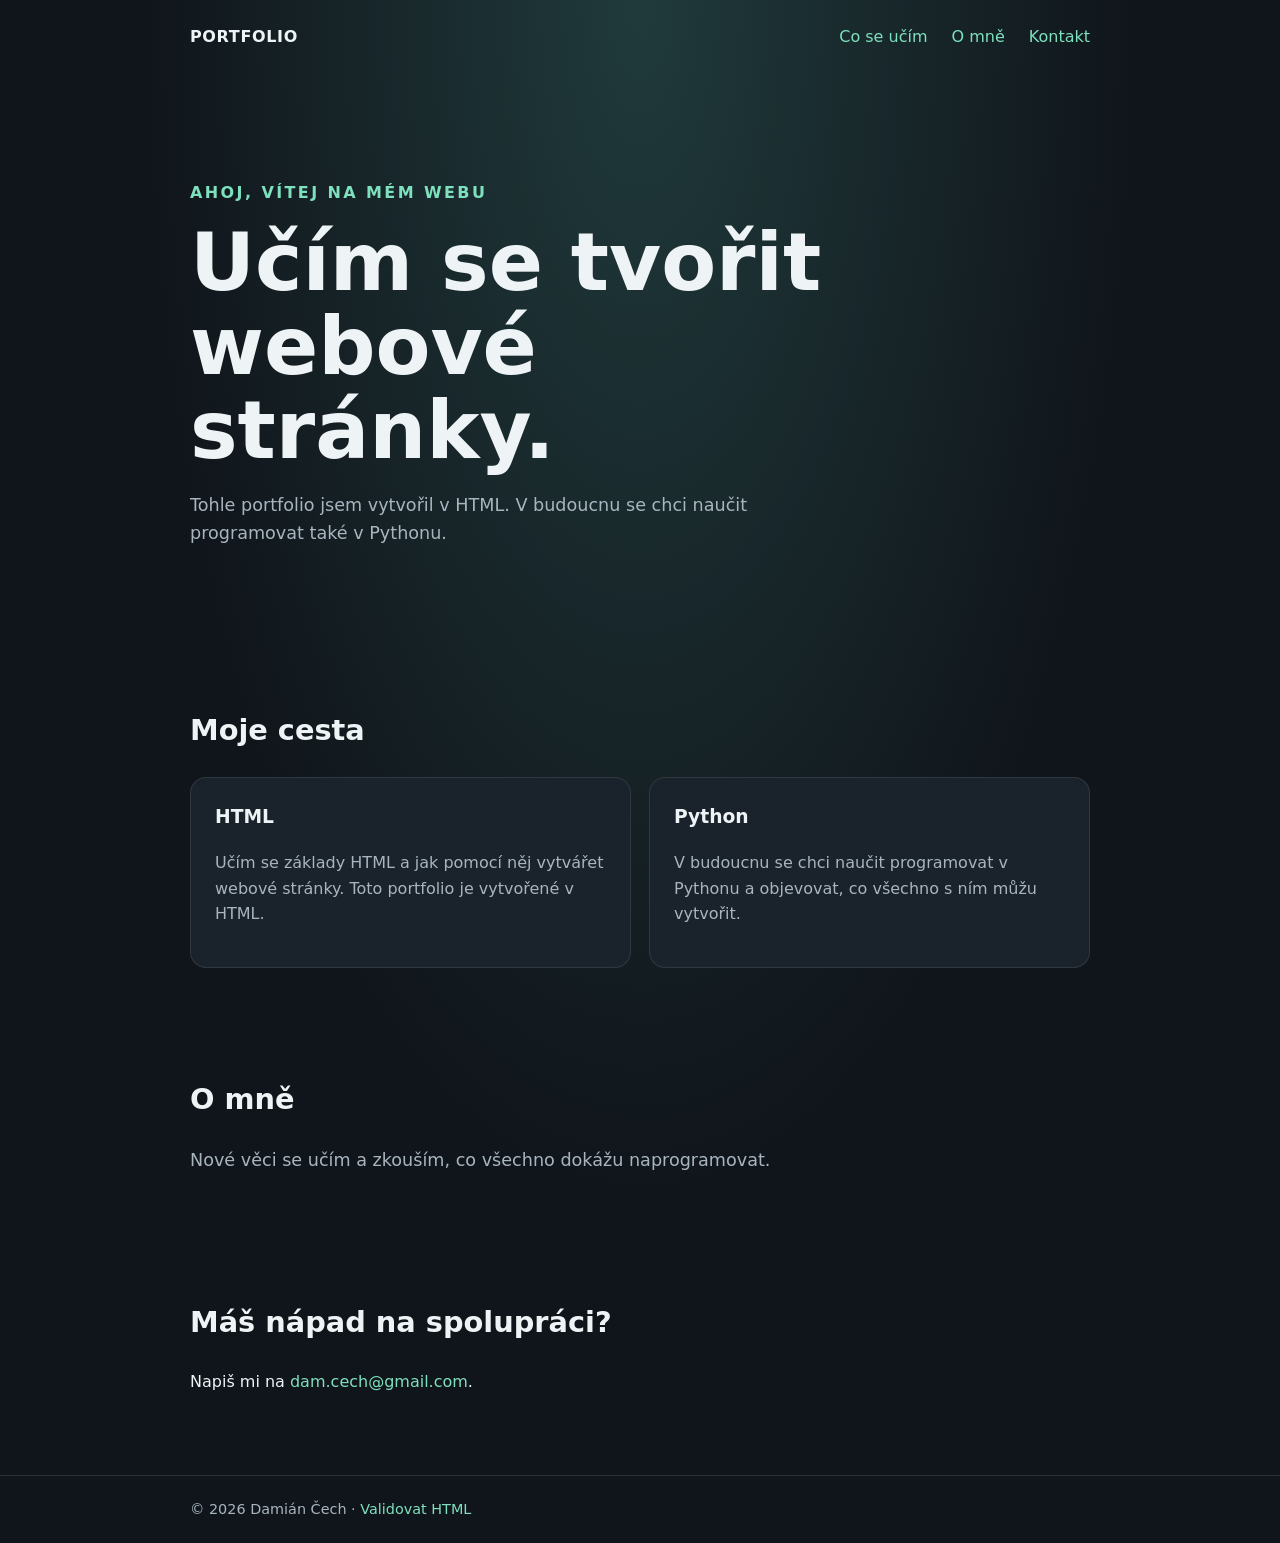
<file: index.html>
<!DOCTYPE html>
<html lang="cs">
<head>
    <meta charset="UTF-8">
    <meta name="viewport" content="width=device-width, initial-scale=1.0">
    <meta name="description" content="Moje portfolio vytvořené v HTML a přehled toho, co se učím.">
    <title>Moje portfolio</title>
    <link rel="stylesheet" href="style.css">
</head>
<body>
    <header class="wrap">
        <nav aria-label="Hlavní navigace">
            <a class="brand" href="#">PORTFOLIO</a>
            <ul><li><a href="#ucim-se">Co se učím</a></li><li><a href="#omne">O mně</a></li><li><a href="#kontakt">Kontakt</a></li></ul>
        </nav>
    </header>
    <main class="wrap">
        <section class="hero">
            <p class="eyebrow">Ahoj, vítej na mém webu</p>
            <h1>Učím se tvořit webové stránky.</h1>
            <p class="intro">Tohle portfolio jsem vytvořil v HTML. V budoucnu se chci naučit programovat také v Pythonu.</p>
        </section>
        <section id="ucim-se">
            <h2>Moje cesta</h2>
            <div class="learning-grid">
                <article class="card"><h3>HTML</h3><p>Učím se základy HTML a jak pomocí něj vytvářet webové stránky. Toto portfolio je vytvořené v HTML.</p></article>
                <article class="card"><h3>Python</h3><p>V budoucnu se chci naučit programovat v Pythonu a objevovat, co všechno s ním můžu vytvořit.</p></article>
            </div>
        </section>
        <section class="about" id="omne">
            <h2>O mně</h2>
            <p>Nové věci se učím a zkouším, co všechno dokážu naprogramovat.</p>
        </section>
        <section class="contact" id="kontakt">
            <h2>Máš nápad na spolupráci?</h2>
            <p>Napiš mi na <a href="mailto:dam.cech@gmail.com">dam.cech@gmail.com</a>.</p>
        </section>
    </main>
    <footer><div class="wrap">© 2026 Damián Čech · <a href="https://validator.w3.org/nu/?doc=https%3A%2F%2Fdami1ancech.github.io%2F" target="_blank" rel="noopener noreferrer">Validovat HTML</a></div></footer>
</body>
</html>
</file>
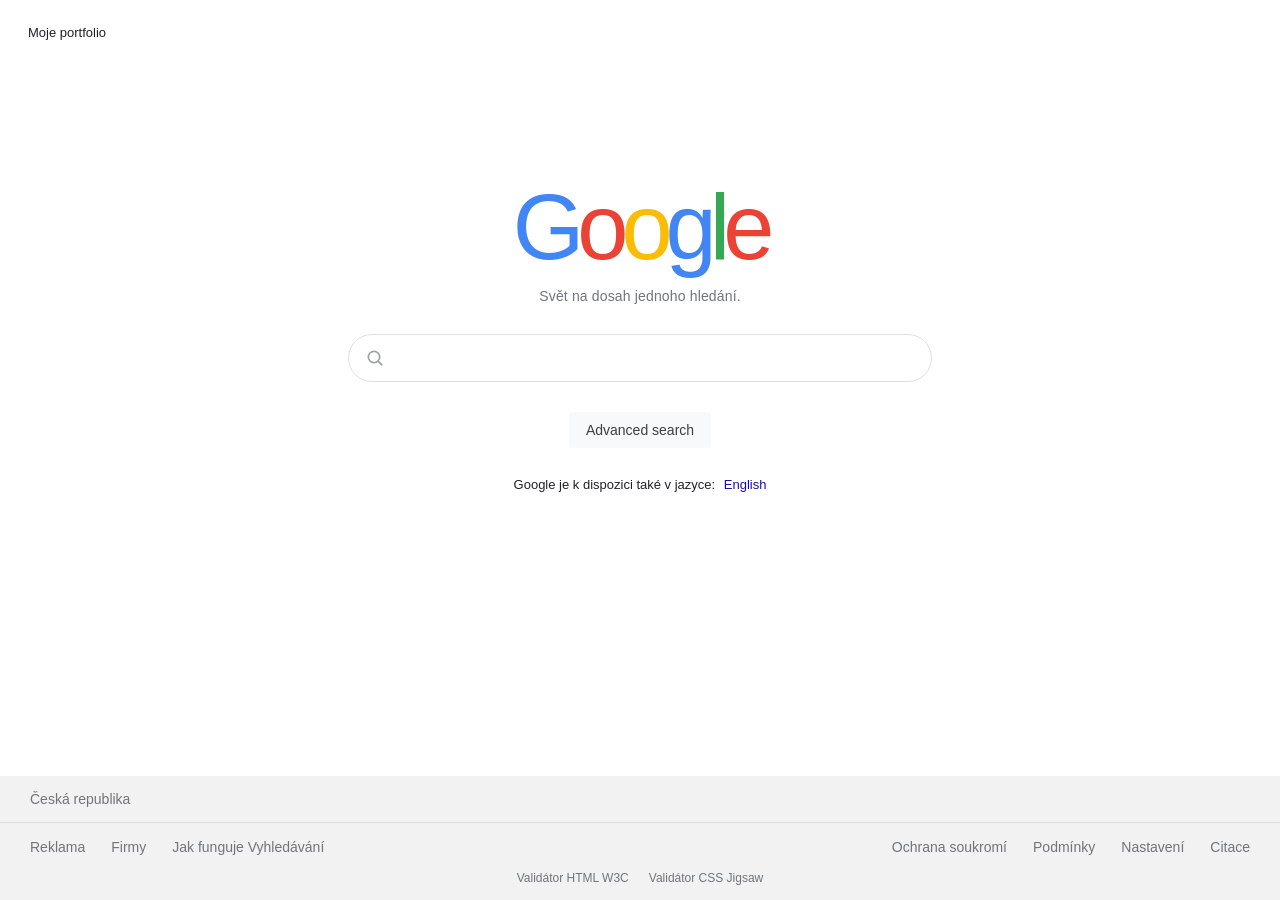
<file: googlesearch/index.html>
<!DOCTYPE html>
<html lang="cs">
<head>
    <meta charset="UTF-8">
    <meta name="viewport" content="width=device-width, initial-scale=1.0">
    <meta name="theme-color" content="#ffffff">
    <title>Vyhledávání Google</title>
    <link rel="stylesheet" href="style.css">
</head>
<body>
    <header class="topbar">
        <a href="https://dam1ancech.github.io/" class="portfolio-link">Moje portfolio</a>
    </header>

    <main class="search-home">
        <div class="wordmark" aria-label="Google" role="img">
            <span class="blue">G</span><span class="red">o</span><span class="yellow">o</span><span class="blue">g</span><span class="green">l</span><span class="red">e</span>
        </div>
        <p class="tagline">Svět na dosah jednoho hledání.</p>

        <form class="search-form" action="https://www.google.com/search" method="get" role="search">
            <label class="visually-hidden" for="search">Hledat</label>
            <svg class="search-icon" viewBox="0 0 24 24" aria-hidden="true">
                <circle cx="10.8" cy="10.8" r="6.8"/>
                <path d="m16 16 4.2 4.2"/>
            </svg>
            <input id="search" type="search" name="q" autocomplete="off">
            <div class="form-actions">
                <a href="https://www.google.com/advanced_search?hl=cs">Advanced search</a>
            </div>
        </form>

        <p class="language-offer">Google je k dispozici také v jazyce: <a href="https://www.google.com/?hl=en">English</a></p>
    </main>

    <footer class="footer">
        <div class="footer-country">Česká republika</div>
        <div class="footer-links">
            <nav aria-label="Informace o Googlu">
                <a href="https://www.google.com/intl/cs/ads/">Reklama</a>
                <a href="https://www.google.com/services/">Firmy</a>
                <a href="https://www.google.com/search/howsearchworks/">Jak funguje Vyhledávání</a>
            </nav>
            <nav aria-label="Právní informace">
                <a href="https://policies.google.com/privacy?hl=cs">Ochrana soukromí</a>
                <a href="https://policies.google.com/terms?hl=cs">Podmínky</a>
                <a href="https://www.google.com/preferences?hl=cs">Nastavení</a>
                <a href="citaci.html">Citace</a>
            </nav>
        </div>
        <nav class="validator-links" aria-label="Validátory">
            <a href="https://validator.w3.org/nu/?doc=https%3A%2F%2Fdam1ancech.github.io%2Fgooglesearch%2F">Validátor HTML W3C</a>
            <a href="https://jigsaw.w3.org/css-validator/validator?uri=https%3A%2F%2Fdam1ancech.github.io%2Fgooglesearch%2Fstyle.css&amp;profile=css3svg&amp;usermedium=all&amp;warning=1&amp;lang=cs">Validátor CSS Jigsaw</a>
        </nav>
    </footer>
</body>
</html>
</file>
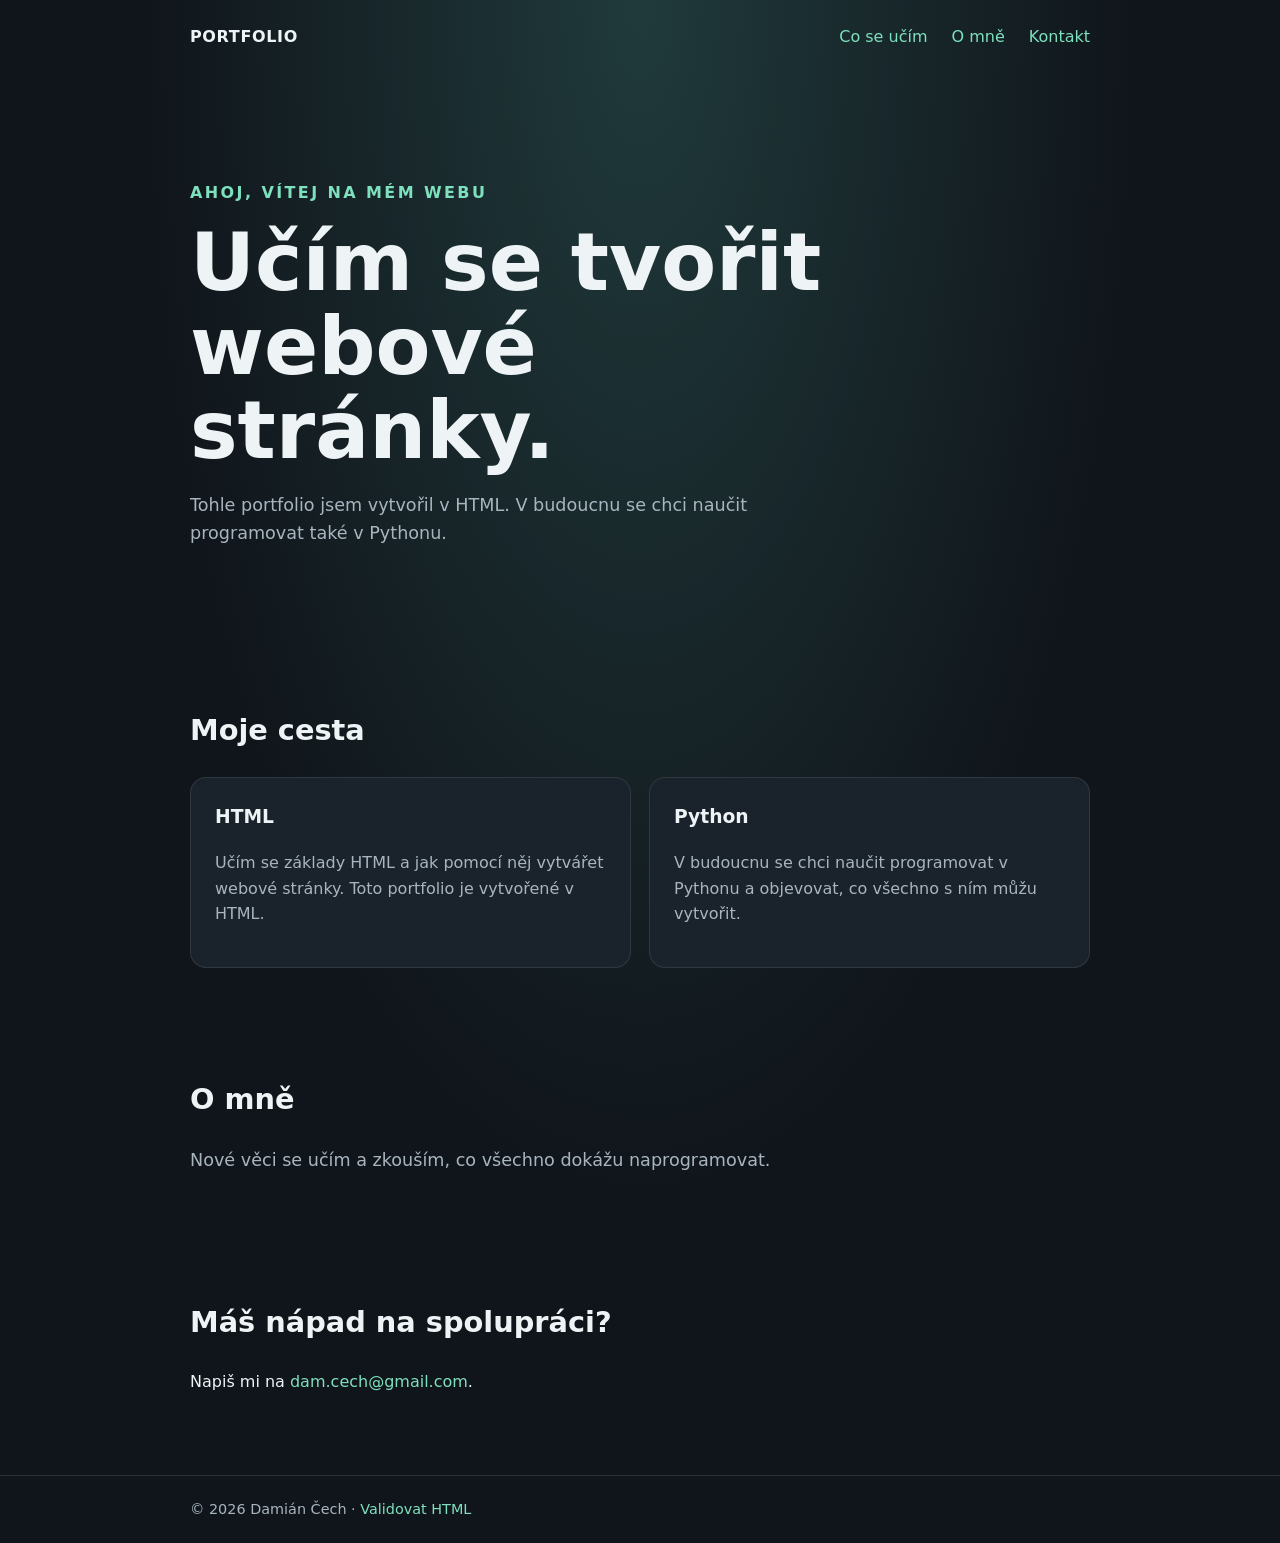
<file: portfolio.html>
<!DOCTYPE html>
<html lang="cs">
<head>
    <meta charset="UTF-8">
    <meta name="viewport" content="width=device-width, initial-scale=1.0">
    <meta name="description" content="Moje portfolio vytvořené v HTML a přehled toho, co se učím.">
    <title>Moje portfolio</title>
    <style>
        :root { color-scheme: dark; --bg: #10151b; --panel: #1a222b; --text: #eef3f6; --muted: #a8b5bf; --accent: #7ee0bd; }
        * { box-sizing: border-box; }
        body { margin: 0; background: radial-gradient(ellipse at top, #203a3b 0, var(--bg) 55%); color: var(--text); font: 16px/1.6 system-ui, sans-serif; }
        a { color: var(--accent); text-decoration: none; }
        a:hover, a:focus-visible { text-decoration: underline; }
        .wrap { width: min(900px, 90%); margin: auto; }
        header { padding: 24px 0; }
        nav { display: flex; justify-content: space-between; align-items: center; }
        .brand { color: var(--text); font-weight: 700; letter-spacing: .04em; }
        nav ul { display: flex; gap: 24px; margin: 0; padding: 0; list-style: none; }
        .hero { padding: 90px 0 76px; }
        .eyebrow { color: var(--accent); font-weight: 700; text-transform: uppercase; letter-spacing: .15em; }
        h1 { max-width: 700px; margin: 12px 0; font-size: clamp(2.5rem, 8vw, 5rem); line-height: 1.05; }
        .intro, .about p { max-width: 600px; color: var(--muted); font-size: 1.1rem; }
        section { padding: 42px 0; }
        h2 { font-size: 1.8rem; }
        .learning-grid { display: grid; grid-template-columns: repeat(auto-fit, minmax(220px, 1fr)); gap: 18px; }
        .card { padding: 24px; border: 1px solid #ffffff18; border-radius: 16px; background: var(--panel); transition: transform .2s, border-color .2s; }
        .card:hover { transform: translateY(-4px); border-color: var(--accent); }
        .card h3 { margin-top: 0; }
        .card p { color: var(--muted); }
        .contact { padding-bottom: 64px; }
        footer { padding: 22px 0; border-top: 1px solid #ffffff20; color: var(--muted); font-size: .9rem; }
        @media (max-width: 520px) { nav { align-items: flex-start; gap: 12px; } nav ul { gap: 12px; font-size: .9rem; } .hero { padding: 64px 0 48px; } }
    </style>
</head>
<body>
    <header class="wrap">
        <nav aria-label="Hlavní navigace">
            <a class="brand" href="#">PORTFOLIO</a>
            <ul><li><a href="#ucim-se">Co se učím</a></li><li><a href="#omne">O mně</a></li><li><a href="#kontakt">Kontakt</a></li></ul>
        </nav>
    </header>
    <main class="wrap">
        <section class="hero">
            <p class="eyebrow">Ahoj, vítej na mém webu</p>
            <h1>Učím se tvořit webové stránky.</h1>
            <p class="intro">Tohle portfolio jsem vytvořil v HTML. V budoucnu se chci naučit programovat také v Pythonu.</p>
        </section>
        <section id="ucim-se">
            <h2>Moje cesta</h2>
            <div class="learning-grid">
                <article class="card"><h3>HTML</h3><p>Učím se základy HTML a jak pomocí něj vytvářet webové stránky. Toto portfolio je vytvořené v HTML.</p></article>
                <article class="card"><h3>Python</h3><p>V budoucnu se chci naučit programovat v Pythonu a objevovat, co všechno s ním můžu vytvořit.</p></article>
            </div>
        </section>
        <section class="about" id="omne">
            <h2>O mně</h2>
            <p>Nové věci se učím a zkouším, co všechno dokážu naprogramovat.</p>
        </section>
        <section class="contact" id="kontakt">
            <h2>Máš nápad na spolupráci?</h2>
            <p>Napiš mi na <a href="mailto:dam.cech@gmail.com">dam.cech@gmail.com</a>.</p>
        </section>
    </main>
    <footer><div class="wrap">© 2026 Damián Čech · <a href="https://validator.w3.org/nu/?doc=https%3A%2F%2Fdami1ancech.github.io%2Fportfolio.html" target="_blank" rel="noopener noreferrer">Validovat HTML</a></div></footer>
</body>
</html>
</file>
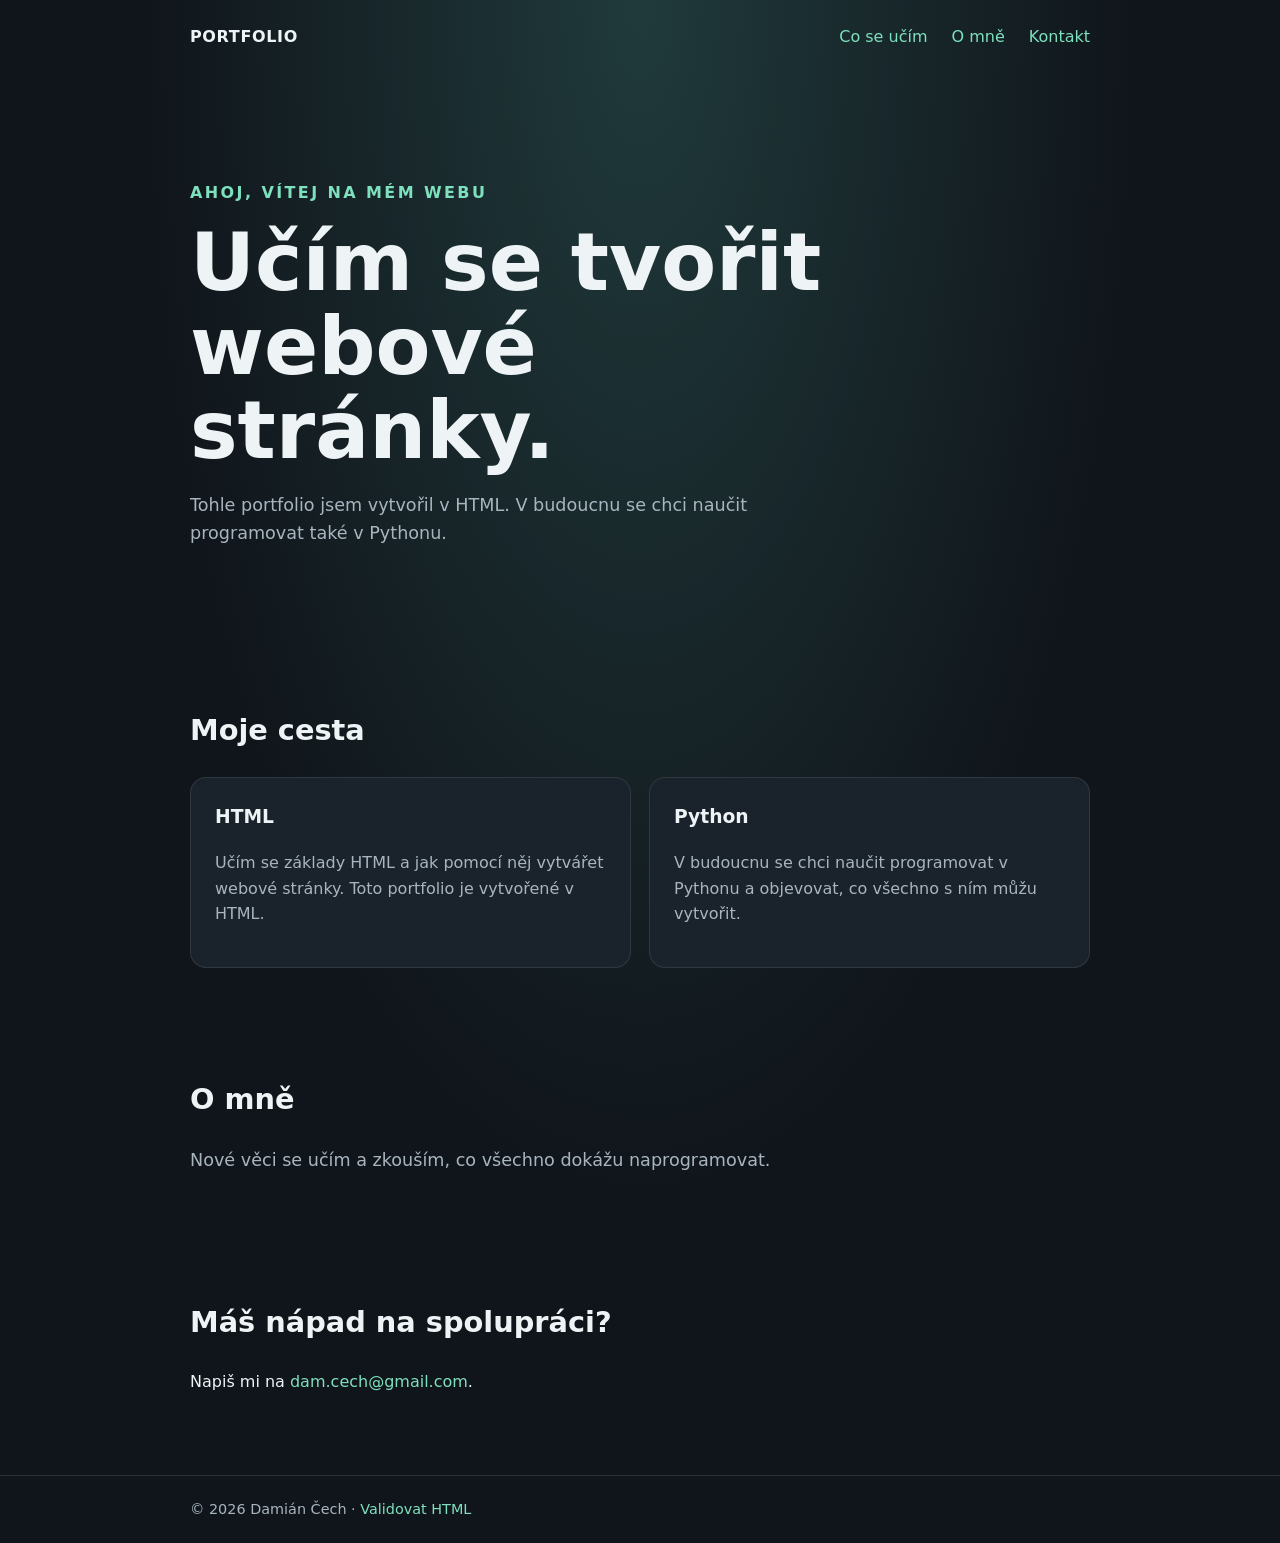
<file: portfolio1.html>
<!DOCTYPE html>
<html lang="cs">
<head>
    <meta charset="UTF-8">
    <meta name="viewport" content="width=device-width, initial-scale=1.0">
    <meta name="description" content="Moje portfolio vytvořené v HTML a přehled toho, co se učím.">
    <title>Moje portfolio</title>
    <style>
        :root { color-scheme: dark; --bg: #10151b; --panel: #1a222b; --text: #eef3f6; --muted: #a8b5bf; --accent: #7ee0bd; }
        * { box-sizing: border-box; }
        body { margin: 0; background: radial-gradient(ellipse at top, #203a3b 0, var(--bg) 55%); color: var(--text); font: 16px/1.6 system-ui, sans-serif; }
        a { color: var(--accent); text-decoration: none; }
        a:hover, a:focus-visible { text-decoration: underline; }
        .wrap { width: min(900px, 90%); margin: auto; }
        header { padding: 24px 0; }
        nav { display: flex; justify-content: space-between; align-items: center; }
        .brand { color: var(--text); font-weight: 700; letter-spacing: .04em; }
        nav ul { display: flex; gap: 24px; margin: 0; padding: 0; list-style: none; }
        .hero { padding: 90px 0 76px; }
        .eyebrow { color: var(--accent); font-weight: 700; text-transform: uppercase; letter-spacing: .15em; }
        h1 { max-width: 700px; margin: 12px 0; font-size: clamp(2.5rem, 8vw, 5rem); line-height: 1.05; }
        .intro, .about p { max-width: 600px; color: var(--muted); font-size: 1.1rem; }
        section { padding: 42px 0; }
        h2 { font-size: 1.8rem; }
        .learning-grid { display: grid; grid-template-columns: repeat(auto-fit, minmax(220px, 1fr)); gap: 18px; }
        .card { padding: 24px; border: 1px solid #ffffff18; border-radius: 16px; background: var(--panel); transition: transform .2s, border-color .2s; }
        .card:hover { transform: translateY(-4px); border-color: var(--accent); }
        .card h3 { margin-top: 0; }
        .card p { color: var(--muted); }
        .contact { padding-bottom: 64px; }
        footer { padding: 22px 0; border-top: 1px solid #ffffff20; color: var(--muted); font-size: .9rem; }
        @media (max-width: 520px) { nav { align-items: flex-start; gap: 12px; } nav ul { gap: 12px; font-size: .9rem; } .hero { padding: 64px 0 48px; } }
    </style>
</head>
<body>
    <header class="wrap">
        <nav aria-label="Hlavní navigace">
            <a class="brand" href="#">PORTFOLIO</a>
            <ul><li><a href="#ucim-se">Co se učím</a></li><li><a href="#omne">O mně</a></li><li><a href="#kontakt">Kontakt</a></li></ul>
        </nav>
    </header>
    <main class="wrap">
        <section class="hero">
            <p class="eyebrow">Ahoj, vítej na mém webu</p>
            <h1>Učím se tvořit webové stránky.</h1>
            <p class="intro">Tohle portfolio jsem vytvořil v HTML. V budoucnu se chci naučit programovat také v Pythonu.</p>
        </section>
        <section id="ucim-se">
            <h2>Moje cesta</h2>
            <div class="learning-grid">
                <article class="card"><h3>HTML</h3><p>Učím se základy HTML a jak pomocí něj vytvářet webové stránky. Toto portfolio je vytvořené v HTML.</p></article>
                <article class="card"><h3>Python</h3><p>V budoucnu se chci naučit programovat v Pythonu a objevovat, co všechno s ním můžu vytvořit.</p></article>
            </div>
        </section>
        <section class="about" id="omne">
            <h2>O mně</h2>
            <p>Nové věci se učím a zkouším, co všechno dokážu naprogramovat.</p>
        </section>
        <section class="contact" id="kontakt">
            <h2>Máš nápad na spolupráci?</h2>
            <p>Napiš mi na <a href="mailto:dam.cech@gmail.com">dam.cech@gmail.com</a>.</p>
        </section>
    </main>
    <footer><div class="wrap">© 2026 Damián Čech · <a href="https://validator.w3.org/nu/?doc=https%3A%2F%2Fdami1ancech.github.io%2F" target="_blank" rel="noopener noreferrer">Validovat HTML</a></div></footer>
</body>
</html>
</file>
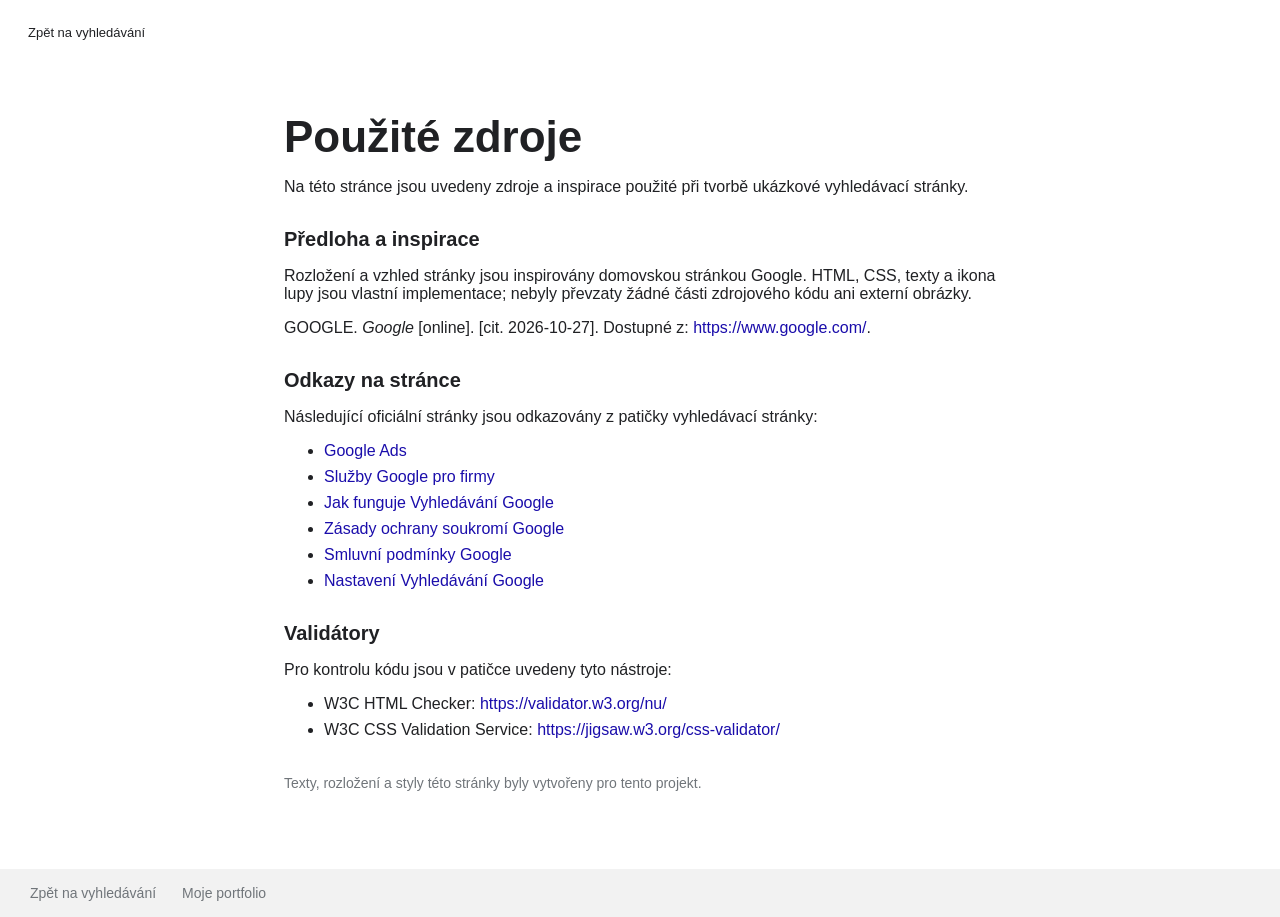
<file: googlesearch/citaci.html>
<!DOCTYPE html>
<html lang="cs">
<head>
    <meta charset="UTF-8">
    <meta name="viewport" content="width=device-width, initial-scale=1.0">
    <meta name="description" content="Zdroje a informace o tvorbě této ukázkové vyhledávací stránky.">
    <meta name="theme-color" content="#ffffff">
    <title>Použité zdroje</title>
    <link rel="stylesheet" href="style.css">
</head>
<body>
    <header class="topbar">
        <a href="index.html" class="portfolio-link">Zpět na vyhledávání</a>
    </header>

    <main class="citations-page">
        <h1>Použité zdroje</h1>
        <p>Na této stránce jsou uvedeny zdroje a inspirace použité při tvorbě ukázkové vyhledávací stránky.</p>

        <section>
            <h2>Předloha a inspirace</h2>
            <p>Rozložení a vzhled stránky jsou inspirovány domovskou stránkou Google. HTML, CSS, texty a ikona lupy jsou vlastní implementace; nebyly převzaty žádné části zdrojového kódu ani externí obrázky.</p>
            <p>GOOGLE. <cite>Google</cite> [online]. [cit. 2026-10-27]. Dostupné z:
                <a href="https://www.google.com/">https://www.google.com/</a>.
            </p>
        </section>

        <section>
            <h2>Odkazy na stránce</h2>
            <p>Následující oficiální stránky jsou odkazovány z patičky vyhledávací stránky:</p>
            <ul>
                <li><a href="https://www.google.com/intl/cs/ads/">Google Ads</a></li>
                <li><a href="https://www.google.com/services/">Služby Google pro firmy</a></li>
                <li><a href="https://www.google.com/search/howsearchworks/">Jak funguje Vyhledávání Google</a></li>
                <li><a href="https://policies.google.com/privacy?hl=cs">Zásady ochrany soukromí Google</a></li>
                <li><a href="https://policies.google.com/terms?hl=cs">Smluvní podmínky Google</a></li>
                <li><a href="https://www.google.com/preferences?hl=cs">Nastavení Vyhledávání Google</a></li>
            </ul>
        </section>

        <section>
            <h2>Validátory</h2>
            <p>Pro kontrolu kódu jsou v patičce uvedeny tyto nástroje:</p>
            <ul>
                <li>W3C HTML Checker: <a href="https://validator.w3.org/nu/">https://validator.w3.org/nu/</a></li>
                <li>W3C CSS Validation Service: <a href="https://jigsaw.w3.org/css-validator/">https://jigsaw.w3.org/css-validator/</a></li>
            </ul>
        </section>

        <p class="citation-note">Texty, rozložení a styly této stránky byly vytvořeny pro tento projekt.</p>
    </main>

    <footer class="footer">
        <div class="footer-links">
            <nav aria-label="Navigace">
                <a href="index.html">Zpět na vyhledávání</a>
                <a href="https://dam1ancech.github.io/">Moje portfolio</a>
            </nav>
        </div>
    </footer>
</body>
</html>
</file>
<file: style.css>
:root {
  color-scheme: dark;
  --bg: #10151b;
  --panel: #1a222b;
  --text: #eef3f6;
  --muted: #a8b5bf;
  --accent: #7ee0bd;
}

* {
  box-sizing: border-box;
}

body {
  margin: 0;
  background: radial-gradient(ellipse at top, #203a3b 0, var(--bg) 55%);
  color: var(--text);
  font: 16px/1.6 system-ui, sans-serif;
}

a {
  color: var(--accent);
  text-decoration: none;
}

a:hover,
a:focus-visible {
  text-decoration: underline;
}

.wrap {
  width: min(900px, 90%);
  margin: auto;
}

header {
  padding: 24px 0;
}

nav {
  display: flex;
  justify-content: space-between;
  align-items: center;
}

.brand {
  color: var(--text);
  font-weight: 700;
  letter-spacing: 0.04em;
}

nav ul {
  display: flex;
  gap: 24px;
  margin: 0;
  padding: 0;
  list-style: none;
}

.hero {
  padding: 90px 0 76px;
}

.eyebrow {
  color: var(--accent);
  font-weight: 700;
  text-transform: uppercase;
  letter-spacing: 0.15em;
}

h1 {
  max-width: 700px;
  margin: 12px 0;
  font-size: clamp(2.5rem, 8vw, 5rem);
  line-height: 1.05;
}

.intro,
.about p {
  max-width: 600px;
  color: var(--muted);
  font-size: 1.1rem;
}

section {
  padding: 42px 0;
}

h2 {
  font-size: 1.8rem;
}

.learning-grid {
  display: grid;
  grid-template-columns: repeat(auto-fit, minmax(220px, 1fr));
  gap: 18px;
}

.card {
  padding: 24px;
  border: 1px solid #ffffff18;
  border-radius: 16px;
  background: var(--panel);
  transition: transform 0.2s, border-color 0.2s;
}

.card:hover {
  transform: translateY(-4px);
  border-color: var(--accent);
}

.card h3 {
  margin-top: 0;
}

.card p {
  color: var(--muted);
}

.contact {
  padding-bottom: 64px;
}

footer {
  padding: 22px 0;
  border-top: 1px solid #ffffff20;
  color: var(--muted);
  font-size: 0.9rem;
}

@media (max-width: 520px) {
  nav {
    align-items: flex-start;
    gap: 12px;
  }

  nav ul {
    gap: 12px;
    font-size: 0.9rem;
  }

  .hero {
    padding: 64px 0 48px;
  }
}
</file>
<file: googlesearch/style.css>
:root {
    color-scheme: light;
    font-family: Arial, Helvetica, sans-serif;
    color: #202124;
    background: #fff;
    font-synthesis: none;
    text-rendering: optimizeLegibility;
    -webkit-font-smoothing: antialiased;
    -moz-osx-font-smoothing: grayscale;
}

* {
    box-sizing: border-box;
}

body {
    min-width: 320px;
    min-height: 100vh;
    min-height: 100svh;
    margin: 0;
    display: flex;
    flex-direction: column;
}

a {
    color: inherit;
    text-decoration: none;
}

a:hover {
    text-decoration: underline;
}

.topbar {
    display: flex;
    align-items: center;
    justify-content: flex-end;
    gap: 22px;
    min-height: 64px;
    padding: 0 28px;
    font-size: 13px;
}

.topbar-link {
    color: #202124;
}

.portfolio-link {
    margin-right: auto;
    color: #202124;
}

.apps-button {
    display: grid;
    width: 40px;
    height: 40px;
    place-items: center;
    border-radius: 50%;
    color: #5f6368;
}

.apps-button:hover {
    background: #f0f2f5;
    text-decoration: none;
}

.apps-button svg {
    width: 19px;
    fill: currentColor;
}

.sign-in {
    padding: 10px 20px;
    border-radius: 5px;
    background: #1a73e8;
    color: #fff;
    font-weight: 600;
    letter-spacing: 0.1px;
}

.sign-in:hover {
    background: #1b66c9;
    box-shadow: 0 1px 2px #0003;
    text-decoration: none;
}

.search-home {
    display: flex;
    flex: 1;
    flex-direction: column;
    align-items: center;
    padding: clamp(58px, 13vh, 128px) 24px 60px;
}

.citations-page {
    flex: 1;
    width: min(760px, 100%);
    margin: 0 auto;
    padding: 48px 24px 64px;
}

.citations-page h1 {
    margin: 0 0 12px;
    font-size: clamp(32px, 6vw, 44px);
}

.citations-page h2 {
    margin-bottom: 8px;
    font-size: 20px;
}

.citations-page section {
    margin-top: 32px;
}

.citations-page li {
    margin: 8px 0;
    overflow-wrap: anywhere;
}

.citations-page a {
    color: #1a0dab;
}

.citation-note {
    margin-top: 36px;
    color: #70757a;
    font-size: 14px;
}

.wordmark {
    font-size: clamp(72px, 12vw, 92px);
    font-weight: 500;
    letter-spacing: -7px;
    line-height: 1;
}

.blue {
    color: #4285f4;
}

.red {
    color: #ea4335;
}

.yellow {
    color: #fbbc05;
}

.green {
    color: #34a853;
}

.tagline {
    margin: 15px 0 30px;
    color: #70757a;
    font-size: 14px;
    letter-spacing: 0.15px;
}

.search-form {
    position: relative;
    display: flex;
    flex-wrap: wrap;
    justify-content: center;
    width: min(100%, 584px);
}

.search-form input {
    width: 100%;
    height: 48px;
    padding: 0 20px 0 48px;
    border: 1px solid #dfe1e5;
    border-radius: 26px;
    outline: 0;
    background: #fff;
    color: #202124;
    font: inherit;
    font-size: 16px;
    transition: box-shadow 160ms ease, border-color 160ms ease;
}

.search-form input:hover,
.search-form input:focus {
    border-color: transparent;
    box-shadow: 0 1px 6px #20212433;
}

.search-icon {
    position: absolute;
    top: 14px;
    left: 17px;
    width: 20px;
    fill: none;
    stroke: #9aa0a6;
    stroke-linecap: round;
    stroke-width: 2;
}

.form-actions {
    display: flex;
    justify-content: center;
    gap: 12px;
    margin-top: 30px;
}

.form-actions a {
    display: inline-flex;
    align-items: center;
    min-height: 36px;
    padding: 0 16px;
    border: 1px solid transparent;
    border-radius: 4px;
    background: #f8f9fa;
    color: #3c4043;
    font: inherit;
    font-size: 14px;
}

.form-actions a:hover {
    border-color: #dadce0;
    box-shadow: 0 1px 1px #0001;
    text-decoration: none;
}

a:focus-visible {
    outline: 2px solid #1a73e8;
    outline-offset: 3px;
}

.language-offer {
    margin: 29px 0 0;
    font-size: 13px;
}

.language-offer a {
    margin-left: 5px;
    color: #1a0dab;
}

.footer {
    background: #f2f2f2;
    color: #70757a;
    font-size: 14px;
}

.footer-country {
    padding: 15px 30px;
    border-bottom: 1px solid #dadce0;
}

.footer-links,
.footer-links nav {
    display: flex;
    align-items: center;
}

.footer-links {
    justify-content: space-between;
    gap: 20px;
    min-height: 48px;
    padding: 0 30px;
}

.footer-links nav {
    flex-wrap: wrap;
    gap: 26px;
}

.validator-links {
    display: flex;
    justify-content: center;
    flex-wrap: wrap;
    gap: 20px;
    padding: 0 20px 15px;
    font-size: 12px;
}

.visually-hidden {
    position: absolute;
    width: 1px;
    height: 1px;
    padding: 0;
    overflow: hidden;
    clip: rect(0, 0, 0, 0);
    white-space: nowrap;
    clip-path: inset(50%);
}

@media (max-width: 600px) {
    .topbar {
        gap: 15px;
        min-height: 58px;
        padding: 0 16px;
    }

    .search-home {
        padding-top: clamp(72px, 17vh, 140px);
    }

    .tagline {
        margin-top: 12px;
        font-size: 13px;
    }

    .footer-links,
    .footer-links nav {
        justify-content: center;
    }

    .footer-links {
        gap: 14px;
        padding: 16px 20px;
    }

    .footer-links nav {
        gap: 16px;
    }
}

@media (max-width: 420px) {
    .topbar {
        gap: 12px;
        padding: 0 12px;
    }

    .footer-links {
        flex-direction: column;
        align-items: center;
    }
}

@media (prefers-reduced-motion: reduce) {
    *,
    *::before,
    *::after {
        scroll-behavior: auto !important;
        transition-duration: 0.01ms !important;
    }
}
</file>
